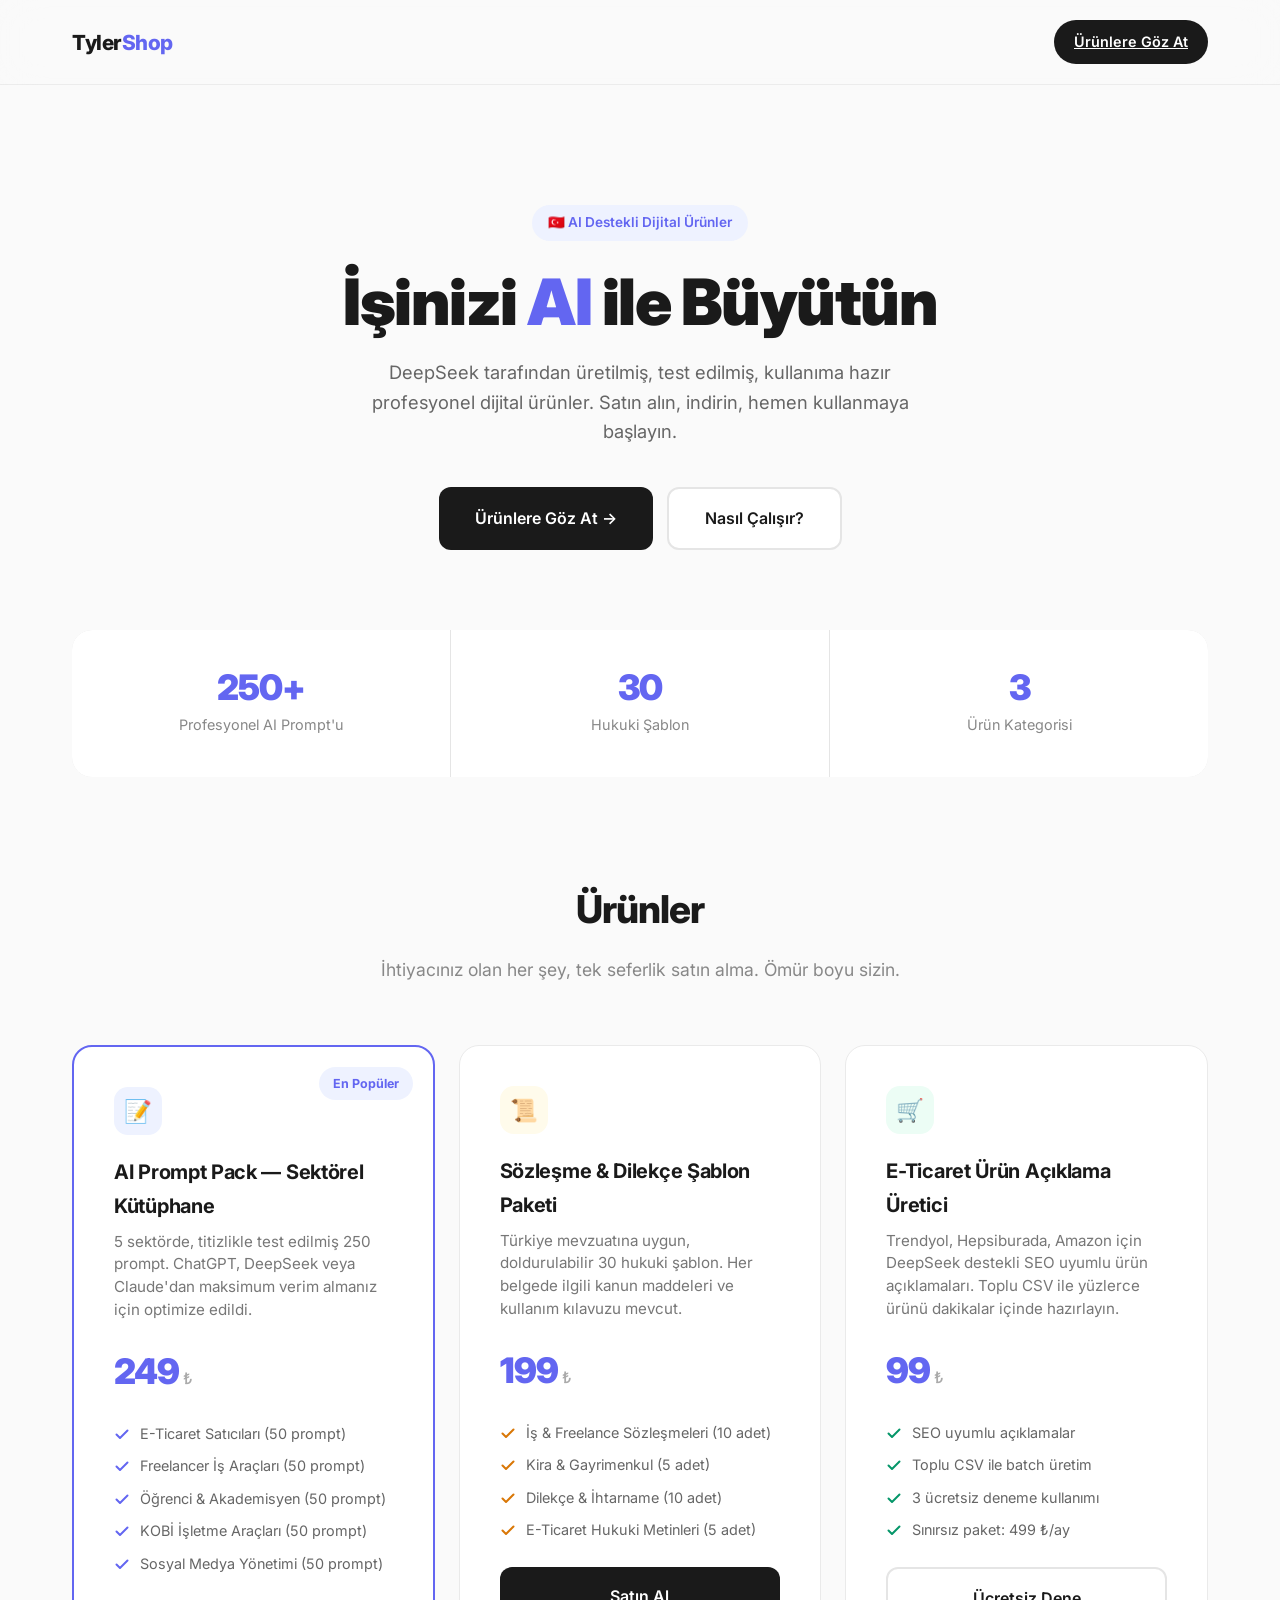
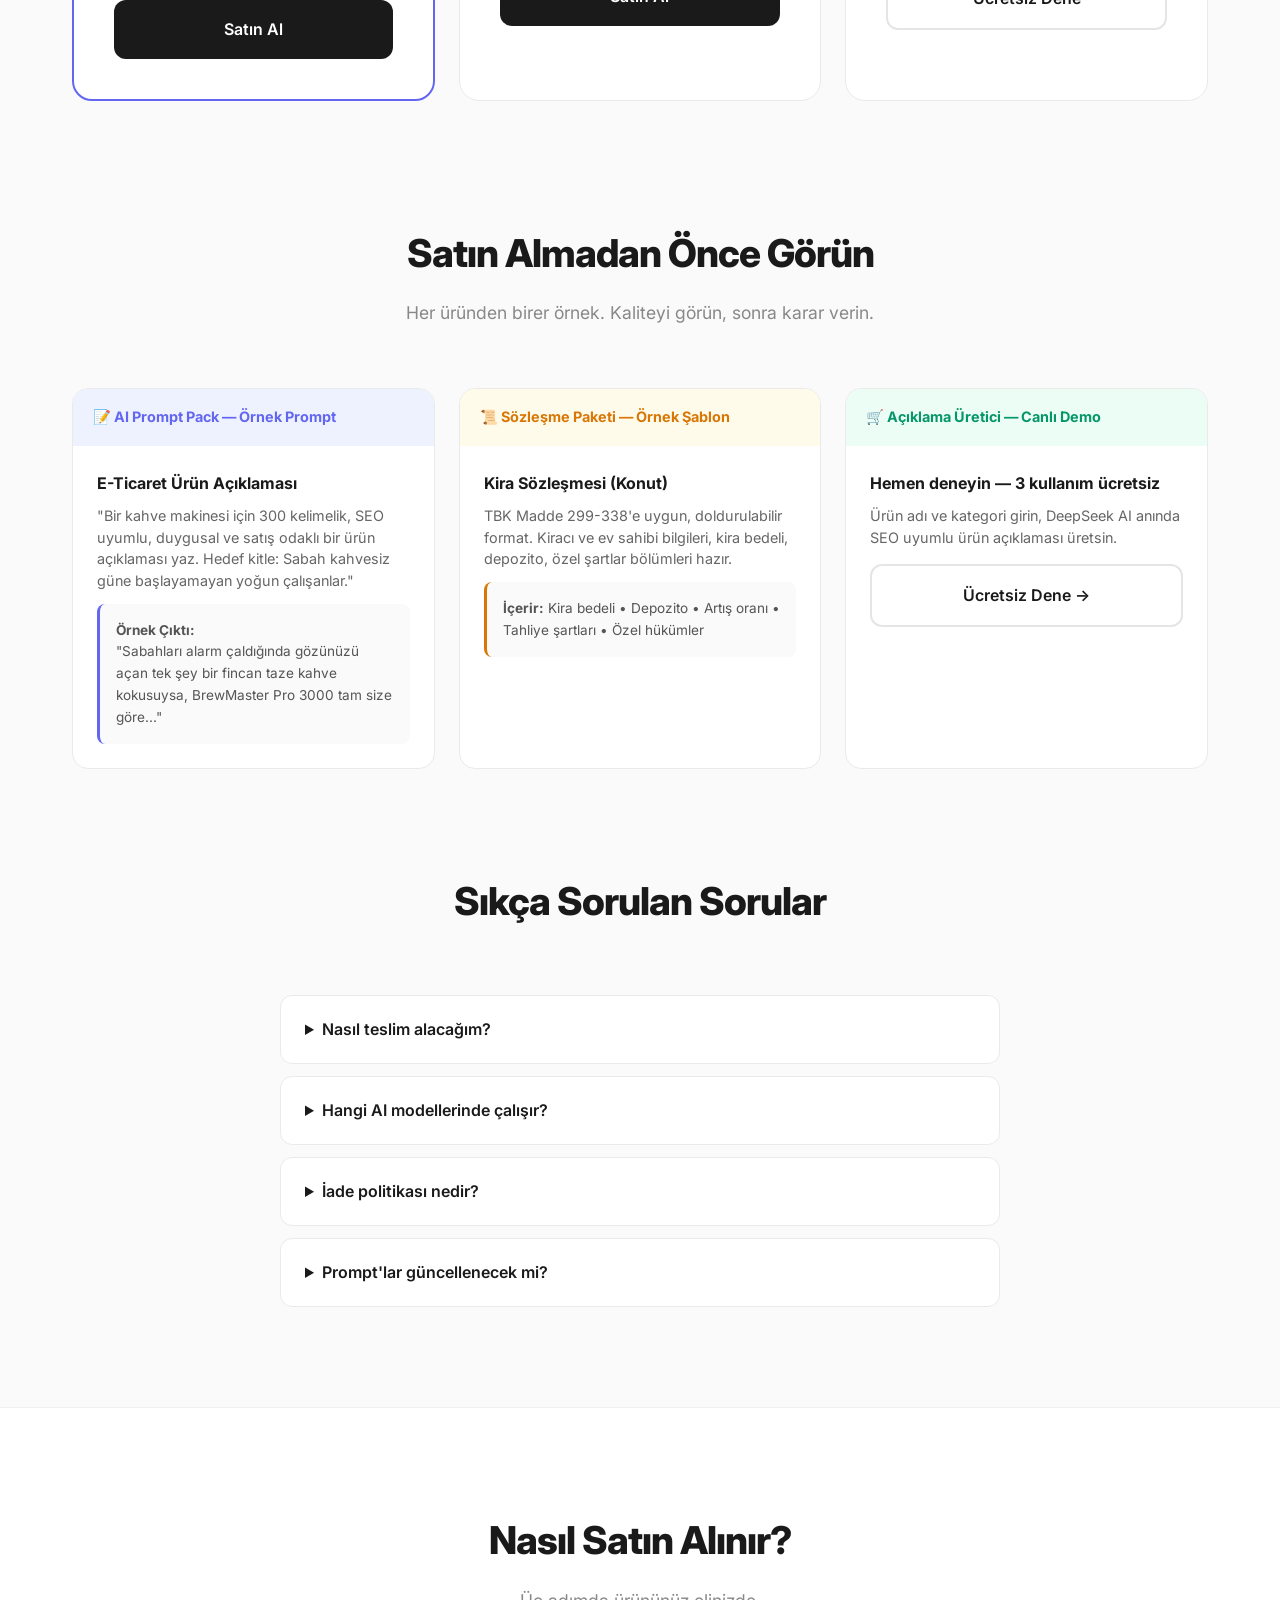
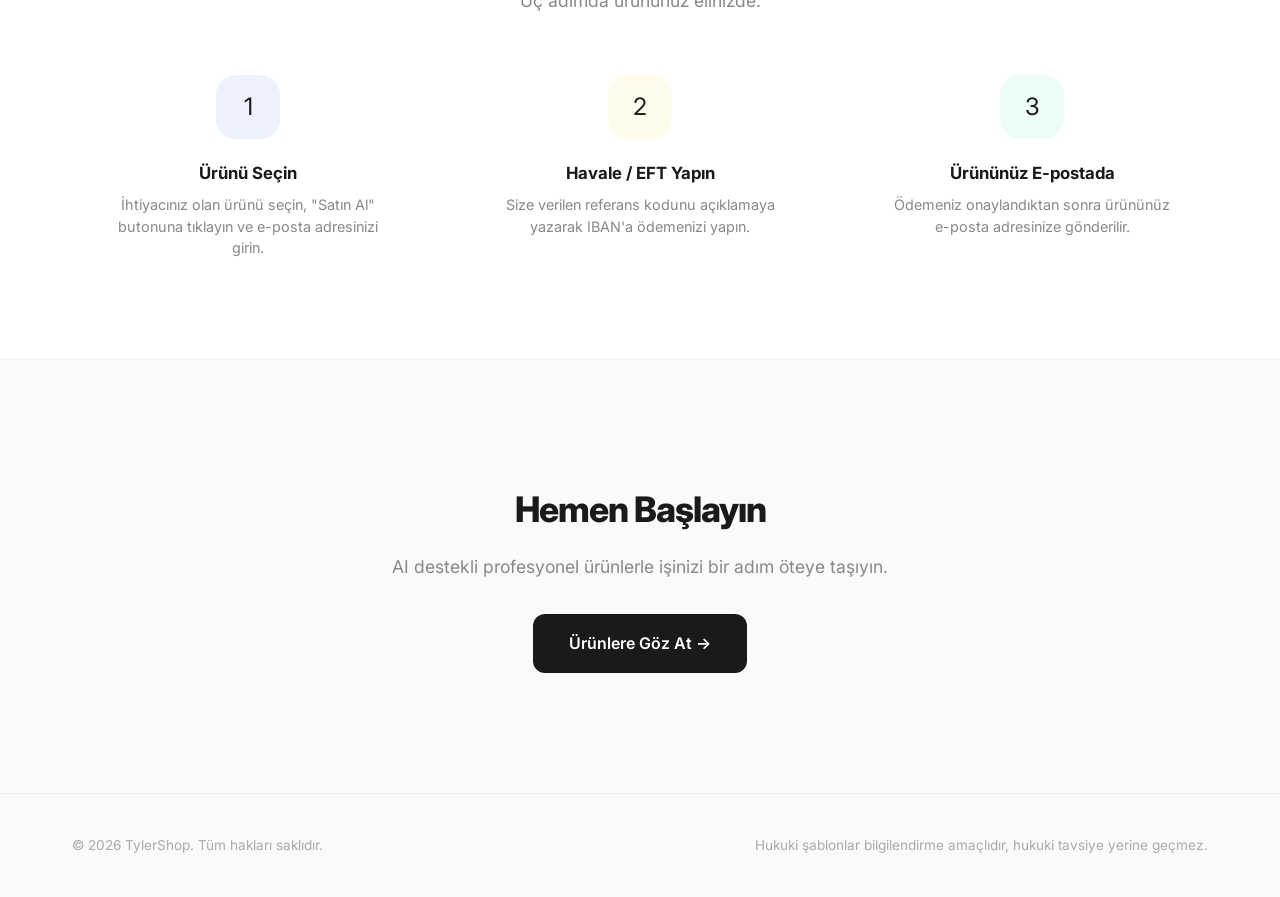
<file: index.html>
<!DOCTYPE html>
<html lang="tr">
<head>
  <meta charset="UTF-8" />
  <meta name="viewport" content="width=device-width, initial-scale=1.0" />
  <title>TylerShop — Profesyonel AI Ürünleri</title>
  <link rel="preconnect" href="https://fonts.googleapis.com">
  <link href="https://fonts.googleapis.com/css2?family=Inter:wght@400;500;600;700;800;900&display=swap" rel="stylesheet">
  <style>
    *, *::before, *::after { margin:0; padding:0; box-sizing:border-box; }
    html { scroll-behavior:smooth; }
    body {
      font-family: 'Inter', -apple-system, BlinkMacSystemFont, sans-serif;
      background: #fafafa; color: #1a1a1a; line-height: 1.7;
      -webkit-font-smoothing: antialiased;
    }
    .container { max-width: 1200px; margin:0 auto; padding:0 32px; }
    img, svg { max-width:100%; }

    /* Nav */
    .nav { padding:20px 0; position:sticky; top:0; z-index:100; background:rgba(250,250,250,.85); backdrop-filter:blur(20px); border-bottom:1px solid rgba(0,0,0,.06); }
    .nav .container { display:flex; align-items:center; justify-content:space-between; }
    .nav-logo { font-weight:800; font-size:1.3em; letter-spacing:-0.5px; }
    .nav-logo span { color:#6366f1; }
    .nav-cta { padding:10px 20px; border-radius:100px; background:#1a1a1a; color:#fff; font-weight:600; font-size:.9em; border:none; cursor:pointer; transition:.2s; }
    .nav-cta:hover { background:#333; transform:translateY(-1px); }

    /* Hero */
    .hero { padding:120px 0 80px; text-align:center; }
    .hero-badge { display:inline-block; padding:6px 16px; border-radius:100px; background:#eef2ff; color:#6366f1; font-weight:600; font-size:.85em; margin-bottom:24px; }
    .hero h1 { font-size:clamp(2.5em, 6vw, 4em); font-weight:900; letter-spacing:-1.5px; line-height:1.15; margin-bottom:20px; }
    .hero h1 span { color:#6366f1; }
    .hero p { font-size:1.15em; color:#666; max-width:600px; margin:0 auto 40px; line-height:1.6; }
    .btn { display:inline-flex; align-items:center; gap:8px; padding:16px 36px; border-radius:12px; font-size:1em; font-weight:600; cursor:pointer; transition:all .2s; border:none; text-decoration:none; }
    .btn-primary { background:#1a1a1a; color:#fff; }
    .btn-primary:hover { background:#333; transform:translateY(-2px); box-shadow:0 12px 30px rgba(0,0,0,.12); }
    .btn-secondary { background:#fff; color:#1a1a1a; border:2px solid #e5e5e5; }
    .btn-secondary:hover { border-color:#d0d0d0; }
    .hero-btns { display:flex; gap:14px; justify-content:center; flex-wrap:wrap; }

    /* Stats */
    .stats { padding:0 0 100px; }
    .stats-grid { display:grid; grid-template-columns:repeat(3, 1fr); gap:1px; background:#e5e5e5; border-radius:20px; overflow:hidden; }
    .stat { background:#fff; padding:40px 32px; text-align:center; }
    .stat .num { font-size:2.2em; font-weight:900; color:#6366f1; letter-spacing:-1px; line-height:1; }
    .stat .label { color:#888; font-size:.9em; margin-top:8px; }

    /* Products */
    .products { padding:0 0 120px; }
    .section-head { text-align:center; margin-bottom:60px; }
    .section-head h2 { font-size:2.4em; font-weight:800; letter-spacing:-1px; margin-bottom:12px; }
    .section-head p { color:#888; font-size:1.1em; }
    .product-grid { display:grid; grid-template-columns:repeat(auto-fit, minmax(350px, 1fr)); gap:24px; }
    .product-card {
      background:#fff; border:1px solid #eaeaea; border-radius:20px; padding:40px;
      transition:all .3s; position:relative; overflow:hidden;
    }
    .product-card:hover { transform:translateY(-4px); box-shadow:0 20px 50px rgba(0,0,0,.08); border-color:#d0d0d0; }
    .product-card.featured { border-color:#6366f1; border-width:2px; }
    .product-badge { position:absolute; top:20px; right:20px; padding:6px 14px; border-radius:100px; background:#eef2ff; color:#6366f1; font-weight:700; font-size:.78em; }
    .product-icon { width:48px; height:48px; border-radius:14px; display:flex; align-items:center; justify-content:center; font-size:1.4em; margin-bottom:20px; }
    .product-icon.purple { background:#eef2ff; }
    .product-icon.amber { background:#fffbeb; }
    .product-icon.emerald { background:#ecfdf5; }
    .product-card h3 { font-size:1.25em; font-weight:700; margin-bottom:8px; letter-spacing:-0.3px; }
    .product-card > p { color:#777; font-size:.95em; margin-bottom:20px; line-height:1.5; }
    .price { font-size:2.2em; font-weight:900; color:#6366f1; margin:20px 0; letter-spacing:-1px; }
    .price .currency { font-size:.45em; font-weight:500; color:#aaa; margin-left:4px; }
    .features { list-style:none; margin:0 0 24px; display:grid; gap:8px; }
    .features li { font-size:.9em; color:#666; display:flex; align-items:center; gap:10px; }
    .features li svg { flex-shrink:0; }
    .product-card .btn { width:100%; justify-content:center; }

    /* How */
    .how { background:#fff; padding:100px 0; border-top:1px solid #f0f0f0; border-bottom:1px solid #f0f0f0; }
    .steps { display:grid; grid-template-columns:repeat(auto-fit, minmax(250px, 1fr)); gap:40px; }
    .step { text-align:center; }
    .step-icon { width:64px; height:64px; border-radius:20px; display:flex; align-items:center; justify-content:center; margin:0 auto 20px; font-size:1.5em; }
    .step-icon.a { background:#eef2ff; }
    .step-icon.b { background:#fffbeb; }
    .step-icon.c { background:#ecfdf5; }
    .step h4 { font-weight:700; font-size:1.05em; margin-bottom:6px; }
    .step p { color:#888; font-size:.9em; line-height:1.5; max-width:280px; margin:0 auto; }

    /* CTA */
    .cta { padding:120px 0; text-align:center; }
    .cta h2 { font-size:2.2em; font-weight:800; letter-spacing:-1px; margin-bottom:12px; }
    .cta p { color:#888; font-size:1.1em; margin-bottom:32px; }

    /* Footer */
    footer { padding:40px 0; border-top:1px solid #f0f0f0; }
    footer .container { display:flex; justify-content:space-between; align-items:center; flex-wrap:wrap; gap:16px; }
    footer { color:#aaa; font-size:.85em; }
    footer a { color:#6366f1; text-decoration:none; }

    /* Modal */
    .modal-overlay { position:fixed; inset:0; background:rgba(0,0,0,.5); z-index:1000; display:flex; align-items:center; justify-content:center; padding:20px; backdrop-filter:blur(4px); }
    .modal { background:#fff; border-radius:24px; padding:40px; max-width:480px; width:100%; position:relative; box-shadow:0 30px 60px rgba(0,0,0,.15); }
    .modal-close { position:absolute; top:16px; right:20px; background:none; border:none; color:#999; font-size:1.3em; cursor:pointer; width:36px; height:36px; border-radius:50%; display:flex; align-items:center; justify-content:center; }
    .modal-close:hover { background:#f5f5f5; color:#333; }
    .modal h2 { font-size:1.3em; font-weight:700; margin-bottom:4px; letter-spacing:-0.3px; }
    .modal-price { font-size:2em; font-weight:900; color:#6366f1; letter-spacing:-1px; margin-bottom:4px; }
    .modal input { width:100%; padding:14px 16px; border-radius:12px; border:2px solid #eaeaea; font-size:1em; font-family:inherit; margin-bottom:12px; transition:.2s; }
    .modal input:focus { outline:none; border-color:#6366f1; }
    .modal .btn { width:100%; justify-content:center; }
    .iban-display { background:#fafafa; border:2px solid #eaeaea; border-radius:16px; padding:24px; margin:16px 0; }
    .iban-display .label { font-size:.78em; color:#999; text-transform:uppercase; letter-spacing:.5px; font-weight:600; margin-bottom:4px; }
    .iban-display code { font-size:1.3em; font-weight:800; color:#6366f1; letter-spacing:1px; word-break:break-all; }
    .ref-code { background:#fffbeb; border:2px solid #fcd34d; border-radius:16px; padding:20px; text-align:center; margin:16px 0; }
    .ref-code .label { font-size:.78em; color:#b45309; text-transform:uppercase; letter-spacing:.5px; font-weight:700; margin-bottom:6px; }
    .ref-code code { font-size:1.4em; font-weight:900; color:#d97706; display:block; }

    @media (max-width:768px) {
      .hero { padding:80px 0 60px; }
      .product-grid { grid-template-columns:1fr; }
      .stats-grid { grid-template-columns:1fr; }
      footer .container { flex-direction:column; text-align:center; }
      .modal { padding:28px; }
      .container { padding:0 20px; }
    }
  </style>
</head>
<body>

  <nav class="nav">
    <div class="container">
      <div class="nav-logo">Tyler<span>Shop</span></div>
      <a href="#urunler" class="nav-cta">Ürünlere Göz At</a>
    </div>
  </nav>

  <header class="hero">
    <div class="container">
      <div class="hero-badge">🇹🇷 AI Destekli Dijital Ürünler</div>
      <h1>İşinizi <span>AI</span> ile Büyütün</h1>
      <p>DeepSeek tarafından üretilmiş, test edilmiş, kullanıma hazır profesyonel dijital ürünler. Satın alın, indirin, hemen kullanmaya başlayın.</p>
      <div class="hero-btns">
        <a href="#urunler" class="btn btn-primary">Ürünlere Göz At →</a>
        <a href="#nasil" class="btn btn-secondary">Nasıl Çalışır?</a>
      </div>
    </div>
  </header>

  <section class="stats">
    <div class="container">
      <div class="stats-grid">
        <div class="stat">
          <div class="num">250+</div>
          <div class="label">Profesyonel AI Prompt'u</div>
        </div>
        <div class="stat">
          <div class="num">30</div>
          <div class="label">Hukuki Şablon</div>
        </div>
        <div class="stat">
          <div class="num">3</div>
          <div class="label">Ürün Kategorisi</div>
        </div>
      </div>
    </div>
  </section>

  <section class="products" id="urunler">
    <div class="container">
      <div class="section-head">
        <h2>Ürünler</h2>
        <p>İhtiyacınız olan her şey, tek seferlik satın alma. Ömür boyu sizin.</p>
      </div>
      <div class="product-grid">

        <!-- Prompt Pack -->
        <div class="product-card featured">
          <div class="product-badge">En Popüler</div>
          <div class="product-icon purple">📝</div>
          <h3>AI Prompt Pack — Sektörel Kütüphane</h3>
          <p>5 sektörde, titizlikle test edilmiş 250 prompt. ChatGPT, DeepSeek veya Claude'dan maksimum verim almanız için optimize edildi.</p>
          <div class="price">249<span class="currency">₺</span></div>
          <ul class="features">
            <li><svg width="16" height="16" viewBox="0 0 16 16" fill="none"><path d="M13.5 4.5L6 12L2.5 8.5" stroke="#6366f1" stroke-width="2" stroke-linecap="round" stroke-linejoin="round"/></svg>E-Ticaret Satıcıları (50 prompt)</li>
            <li><svg width="16" height="16" viewBox="0 0 16 16" fill="none"><path d="M13.5 4.5L6 12L2.5 8.5" stroke="#6366f1" stroke-width="2" stroke-linecap="round" stroke-linejoin="round"/></svg>Freelancer İş Araçları (50 prompt)</li>
            <li><svg width="16" height="16" viewBox="0 0 16 16" fill="none"><path d="M13.5 4.5L6 12L2.5 8.5" stroke="#6366f1" stroke-width="2" stroke-linecap="round" stroke-linejoin="round"/></svg>Öğrenci & Akademisyen (50 prompt)</li>
            <li><svg width="16" height="16" viewBox="0 0 16 16" fill="none"><path d="M13.5 4.5L6 12L2.5 8.5" stroke="#6366f1" stroke-width="2" stroke-linecap="round" stroke-linejoin="round"/></svg>KOBİ İşletme Araçları (50 prompt)</li>
            <li><svg width="16" height="16" viewBox="0 0 16 16" fill="none"><path d="M13.5 4.5L6 12L2.5 8.5" stroke="#6366f1" stroke-width="2" stroke-linecap="round" stroke-linejoin="round"/></svg>Sosyal Medya Yönetimi (50 prompt)</li>
          </ul>
          <a href="#" class="btn btn-primary" data-buy="prompt-pack">Satın Al</a>
        </div>

        <!-- Sözleşme -->
        <div class="product-card">
          <div class="product-icon amber">📜</div>
          <h3>Sözleşme & Dilekçe Şablon Paketi</h3>
          <p>Türkiye mevzuatına uygun, doldurulabilir 30 hukuki şablon. Her belgede ilgili kanun maddeleri ve kullanım kılavuzu mevcut.</p>
          <div class="price">199<span class="currency">₺</span></div>
          <ul class="features">
            <li><svg width="16" height="16" viewBox="0 0 16 16" fill="none"><path d="M13.5 4.5L6 12L2.5 8.5" stroke="#d97706" stroke-width="2" stroke-linecap="round" stroke-linejoin="round"/></svg>İş & Freelance Sözleşmeleri (10 adet)</li>
            <li><svg width="16" height="16" viewBox="0 0 16 16" fill="none"><path d="M13.5 4.5L6 12L2.5 8.5" stroke="#d97706" stroke-width="2" stroke-linecap="round" stroke-linejoin="round"/></svg>Kira & Gayrimenkul (5 adet)</li>
            <li><svg width="16" height="16" viewBox="0 0 16 16" fill="none"><path d="M13.5 4.5L6 12L2.5 8.5" stroke="#d97706" stroke-width="2" stroke-linecap="round" stroke-linejoin="round"/></svg>Dilekçe & İhtarname (10 adet)</li>
            <li><svg width="16" height="16" viewBox="0 0 16 16" fill="none"><path d="M13.5 4.5L6 12L2.5 8.5" stroke="#d97706" stroke-width="2" stroke-linecap="round" stroke-linejoin="round"/></svg>E-Ticaret Hukuki Metinleri (5 adet)</li>
          </ul>
          <a href="#" class="btn btn-primary" data-buy="sozlesme-pack">Satın Al</a>
        </div>

        <!-- E-Ticaret -->
        <div class="product-card">
          <div class="product-icon emerald">🛒</div>
          <h3>E-Ticaret Ürün Açıklama Üretici</h3>
          <p>Trendyol, Hepsiburada, Amazon için DeepSeek destekli SEO uyumlu ürün açıklamaları. Toplu CSV ile yüzlerce ürünü dakikalar içinde hazırlayın.</p>
          <div class="price">99<span class="currency">₺</span></div>
          <ul class="features">
            <li><svg width="16" height="16" viewBox="0 0 16 16" fill="none"><path d="M13.5 4.5L6 12L2.5 8.5" stroke="#059669" stroke-width="2" stroke-linecap="round" stroke-linejoin="round"/></svg>SEO uyumlu açıklamalar</li>
            <li><svg width="16" height="16" viewBox="0 0 16 16" fill="none"><path d="M13.5 4.5L6 12L2.5 8.5" stroke="#059669" stroke-width="2" stroke-linecap="round" stroke-linejoin="round"/></svg>Toplu CSV ile batch üretim</li>
            <li><svg width="16" height="16" viewBox="0 0 16 16" fill="none"><path d="M13.5 4.5L6 12L2.5 8.5" stroke="#059669" stroke-width="2" stroke-linecap="round" stroke-linejoin="round"/></svg>3 ücretsiz deneme kullanımı</li>
            <li><svg width="16" height="16" viewBox="0 0 16 16" fill="none"><path d="M13.5 4.5L6 12L2.5 8.5" stroke="#059669" stroke-width="2" stroke-linecap="round" stroke-linejoin="round"/></svg>Sınırsız paket: 499 ₺/ay</li>
          </ul>
          <a href="eticaret/index.html" class="btn btn-secondary">Ücretsiz Dene</a>
        </div>

      </div>
    </div>
  </section>

  <!-- Samples -->
  <section style="padding:0 0 100px;">
    <div class="container">
      <div class="section-head">
        <h2>Satın Almadan Önce Görün</h2>
        <p>Her üründen birer örnek. Kaliteyi görün, sonra karar verin.</p>
      </div>
      <div style="display:grid;grid-template-columns:repeat(auto-fit,minmax(320px,1fr));gap:24px;">
        
        <div style="background:#fff;border:1px solid #eaeaea;border-radius:16px;overflow:hidden;">
          <div style="padding:16px 20px;background:#eef2ff;font-weight:700;font-size:.9em;color:#6366f1;">📝 AI Prompt Pack — Örnek Prompt</div>
          <div style="padding:24px;">
            <p style="font-weight:700;margin-bottom:8px;">E-Ticaret Ürün Açıklaması</p>
            <p style="font-size:.9em;color:#666;margin-bottom:12px;line-height:1.5;">"Bir kahve makinesi için 300 kelimelik, SEO uyumlu, duygusal ve satış odaklı bir ürün açıklaması yaz. Hedef kitle: Sabah kahvesiz güne başlayamayan yoğun çalışanlar."</p>
            <div style="background:#fafafa;border-radius:8px;padding:16px;font-size:.85em;color:#555;line-height:1.6;border-left:3px solid #6366f1;">
              <strong>Örnek Çıktı:</strong><br>
              "Sabahları alarm çaldığında gözünüzü açan tek şey bir fincan taze kahve kokusuysa, BrewMaster Pro 3000 tam size göre..."
            </div>
          </div>
        </div>

        <div style="background:#fff;border:1px solid #eaeaea;border-radius:16px;overflow:hidden;">
          <div style="padding:16px 20px;background:#fffbeb;font-weight:700;font-size:.9em;color:#d97706;">📜 Sözleşme Paketi — Örnek Şablon</div>
          <div style="padding:24px;">
            <p style="font-weight:700;margin-bottom:8px;">Kira Sözleşmesi (Konut)</p>
            <p style="font-size:.9em;color:#666;margin-bottom:12px;line-height:1.5;">TBK Madde 299-338'e uygun, doldurulabilir format. Kiracı ve ev sahibi bilgileri, kira bedeli, depozito, özel şartlar bölümleri hazır.</p>
            <div style="background:#fafafa;border-radius:8px;padding:16px;font-size:.85em;color:#555;line-height:1.6;border-left:3px solid #d97706;">
              <strong>İçerir:</strong> Kira bedeli • Depozito • Artış oranı • Tahliye şartları • Özel hükümler
            </div>
          </div>
        </div>

        <div style="background:#fff;border:1px solid #eaeaea;border-radius:16px;overflow:hidden;">
          <div style="padding:16px 20px;background:#ecfdf5;font-weight:700;font-size:.9em;color:#059669;">🛒 Açıklama Üretici — Canlı Demo</div>
          <div style="padding:24px;">
            <p style="font-weight:700;margin-bottom:8px;">Hemen deneyin — 3 kullanım ücretsiz</p>
            <p style="font-size:.9em;color:#666;margin-bottom:16px;line-height:1.5;">Ürün adı ve kategori girin, DeepSeek AI anında SEO uyumlu ürün açıklaması üretsin.</p>
            <a href="eticaret/index.html" class="btn btn-secondary" style="width:100%;justify-content:center;">Ücretsiz Dene →</a>
          </div>
        </div>

      </div>
    </div>
  </section>

  <!-- FAQ -->
  <section style="padding:0 0 100px;">
    <div class="container">
      <div class="section-head">
        <h2>Sıkça Sorulan Sorular</h2>
      </div>
      <div style="max-width:720px;margin:0 auto;display:grid;gap:12px;">
        <details style="background:#fff;border:1px solid #eaeaea;border-radius:12px;padding:20px 24px;cursor:pointer;">
          <summary style="font-weight:600;font-size:1em;">Nasıl teslim alacağım?</summary>
          <p style="margin-top:12px;color:#666;font-size:.95em;line-height:1.6;">Ödemeniz onaylandıktan sonra ürün dosyaları e-posta adresinize gönderilir. PDF ve Markdown formatında, tüm cihazlarda kullanılabilir.</p>
        </details>
        <details style="background:#fff;border:1px solid #eaeaea;border-radius:12px;padding:20px 24px;cursor:pointer;">
          <summary style="font-weight:600;font-size:1em;">Hangi AI modellerinde çalışır?</summary>
          <p style="margin-top:12px;color:#666;font-size:.95em;line-height:1.6;">Prompt'lar ChatGPT, DeepSeek, Claude, Gemini ve diğer büyük dil modellerinde test edilmiştir. Her prompt'un altında önerilen model belirtilmiştir.</p>
        </details>
        <details style="background:#fff;border:1px solid #eaeaea;border-radius:12px;padding:20px 24px;cursor:pointer;">
          <summary style="font-weight:600;font-size:1em;">İade politikası nedir?</summary>
          <p style="margin-top:12px;color:#666;font-size:.95em;line-height:1.6;">Dijital ürünlerde iade yoktur. Ancak memnun kalmazsanız 7 gün içinde iletişime geçin, size özel çözüm sunalım.</p>
        </details>
        <details style="background:#fff;border:1px solid #eaeaea;border-radius:12px;padding:20px 24px;cursor:pointer;">
          <summary style="font-weight:600;font-size:1em;">Prompt'lar güncellenecek mi?</summary>
          <p style="margin-top:12px;color:#666;font-size:.95em;line-height:1.6;">Evet. AI modelleri geliştikçe prompt paketleri güncellenir. Satın alan herkes güncellemeleri ücretsiz alır.</p>
        </details>
      </div>
    </div>
  </section>

  <section class="how" id="nasil">
    <div class="container">
      <div class="section-head">
        <h2>Nasıl Satın Alınır?</h2>
        <p>Üç adımda ürününüz elinizde.</p>
      </div>
      <div class="steps">
        <div class="step">
          <div class="step-icon a">1</div>
          <h4>Ürünü Seçin</h4>
          <p>İhtiyacınız olan ürünü seçin, "Satın Al" butonuna tıklayın ve e-posta adresinizi girin.</p>
        </div>
        <div class="step">
          <div class="step-icon b">2</div>
          <h4>Havale / EFT Yapın</h4>
          <p>Size verilen referans kodunu açıklamaya yazarak IBAN'a ödemenizi yapın.</p>
        </div>
        <div class="step">
          <div class="step-icon c">3</div>
          <h4>Ürününüz E-postada</h4>
          <p>Ödemeniz onaylandıktan sonra ürününüz e-posta adresinize gönderilir.</p>
        </div>
      </div>
    </div>
  </section>

  <section class="cta" id="satinal">
    <div class="container">
      <h2>Hemen Başlayın</h2>
      <p>AI destekli profesyonel ürünlerle işinizi bir adım öteye taşıyın.</p>
      <a href="#urunler" class="btn btn-primary">Ürünlere Göz At →</a>
    </div>
  </section>

  <footer>
    <div class="container">
      <p>© 2026 TylerShop. Tüm hakları saklıdır.</p>
      <p>Hukuki şablonlar bilgilendirme amaçlıdır, hukuki tavsiye yerine geçmez.</p>
    </div>
  </footer>

  <!-- Checkout Modal -->
  <div class="modal-overlay" id="checkoutModal" style="display:none;">
    <div class="modal">
      <button class="modal-close" onclick="closeModal()">✕</button>
      <p style="color:#888;font-size:.85em;font-weight:600;margin-bottom:4px;">TylerShop</p>
      <h2 id="modalProduct"></h2>
      <p class="modal-price" id="modalPrice"></p>

      <hr style="border:none;border-top:1px solid #eaeaea;margin:24px 0;">

      <p style="font-size:.9em;font-weight:600;margin-bottom:12px;">📧 Ürün nereye gönderilsin?</p>
      <input type="email" id="customerEmail" placeholder="E-posta adresiniz" autocomplete="email">
      <button class="btn btn-primary" onclick="generateOrder()">Ödeme Bilgilerini Göster</button>

      <div id="paymentInfo" style="display:none;margin-top:24px;">
        <hr style="border:none;border-top:1px solid #eaeaea;margin-bottom:20px;">
        <div class="iban-display">
          <div class="label">IBAN</div>
          <code id="ibanDisplay"></code>
          <div style="margin-top:8px;color:#999;font-size:.85em;">Alıcı: Amon Blaze</div>
        </div>
        <div class="ref-code">
          <div class="label">⚡ Referans Kodu — Açıklamaya yazın</div>
          <code id="refDisplay"></code>
        </div>
        <p style="font-size:.9em;color:#666;line-height:1.5;">Ödemeniz onaylandıktan sonra ürün <strong id="deliveryEmail" style="color:#6366f1;"></strong> adresine gönderilecektir. Teslimat genellikle birkaç saat içinde gerçekleşir.</p>
        <p style="font-size:.8em;color:#aaa;margin-top:8px;">Sorularınız için e-posta ile iletişime geçebilirsiniz.</p>
      </div>
    </div>
  </div>

  <script>
    const PRODUCTS = {
      'prompt-pack': { id:'prompt-pack', name:'AI Prompt Pack — Sektörel Kütüphane', price:249 },
      'eticaret-50': { id:'eticaret-50', name:'E-Ticaret Açıklama Üretici — 50 Ürün', price:99 },
      'eticaret-200': { id:'eticaret-200', name:'E-Ticaret Açıklama Üretici — 200 Ürün', price:249 },
      'eticaret-sinirsiz': { id:'eticaret-sinirsiz', name:'E-Ticaret Açıklama Üretici — Sınırsız Aylık', price:499 },
      'sozlesme-pack': { id:'sozlesme-pack', name:'Sözleşme & Dilekçe Şablon Paketi', price:199 }
    };
    const IBAN = 'TR00 0000 0000 0000 0000 0000 00';
    let currentProduct = null;

    function openModal(productId) {
      currentProduct = PRODUCTS[productId];
      document.getElementById('modalProduct').textContent = currentProduct.name;
      document.getElementById('modalPrice').textContent = currentProduct.price + ' ₺';
      document.getElementById('paymentInfo').style.display = 'none';
      document.getElementById('checkoutModal').style.display = 'flex';
      document.getElementById('customerEmail').value = '';
    }
    function closeModal() { document.getElementById('checkoutModal').style.display = 'none'; }
    function generateOrder() {
      const email = document.getElementById('customerEmail').value.trim();
      if (!email) { alert('Lütfen e-posta adresinizi girin.'); return; }
      const ref = 'TS' + Date.now().toString(36).toUpperCase() + Math.random().toString(36).substring(2,6).toUpperCase();
      document.getElementById('refDisplay').textContent = ref;
      document.getElementById('ibanDisplay').textContent = IBAN;
      document.getElementById('deliveryEmail').textContent = email;
      document.getElementById('paymentInfo').style.display = 'block';
    }
    document.querySelectorAll('[data-buy]').forEach(btn => {
      btn.addEventListener('click', e => { e.preventDefault(); openModal(btn.dataset.buy); });
    });
    document.getElementById('checkoutModal').addEventListener('click', function(e) {
      if (e.target === this) closeModal();
    });
  </script>

</body>
</html>
</file>
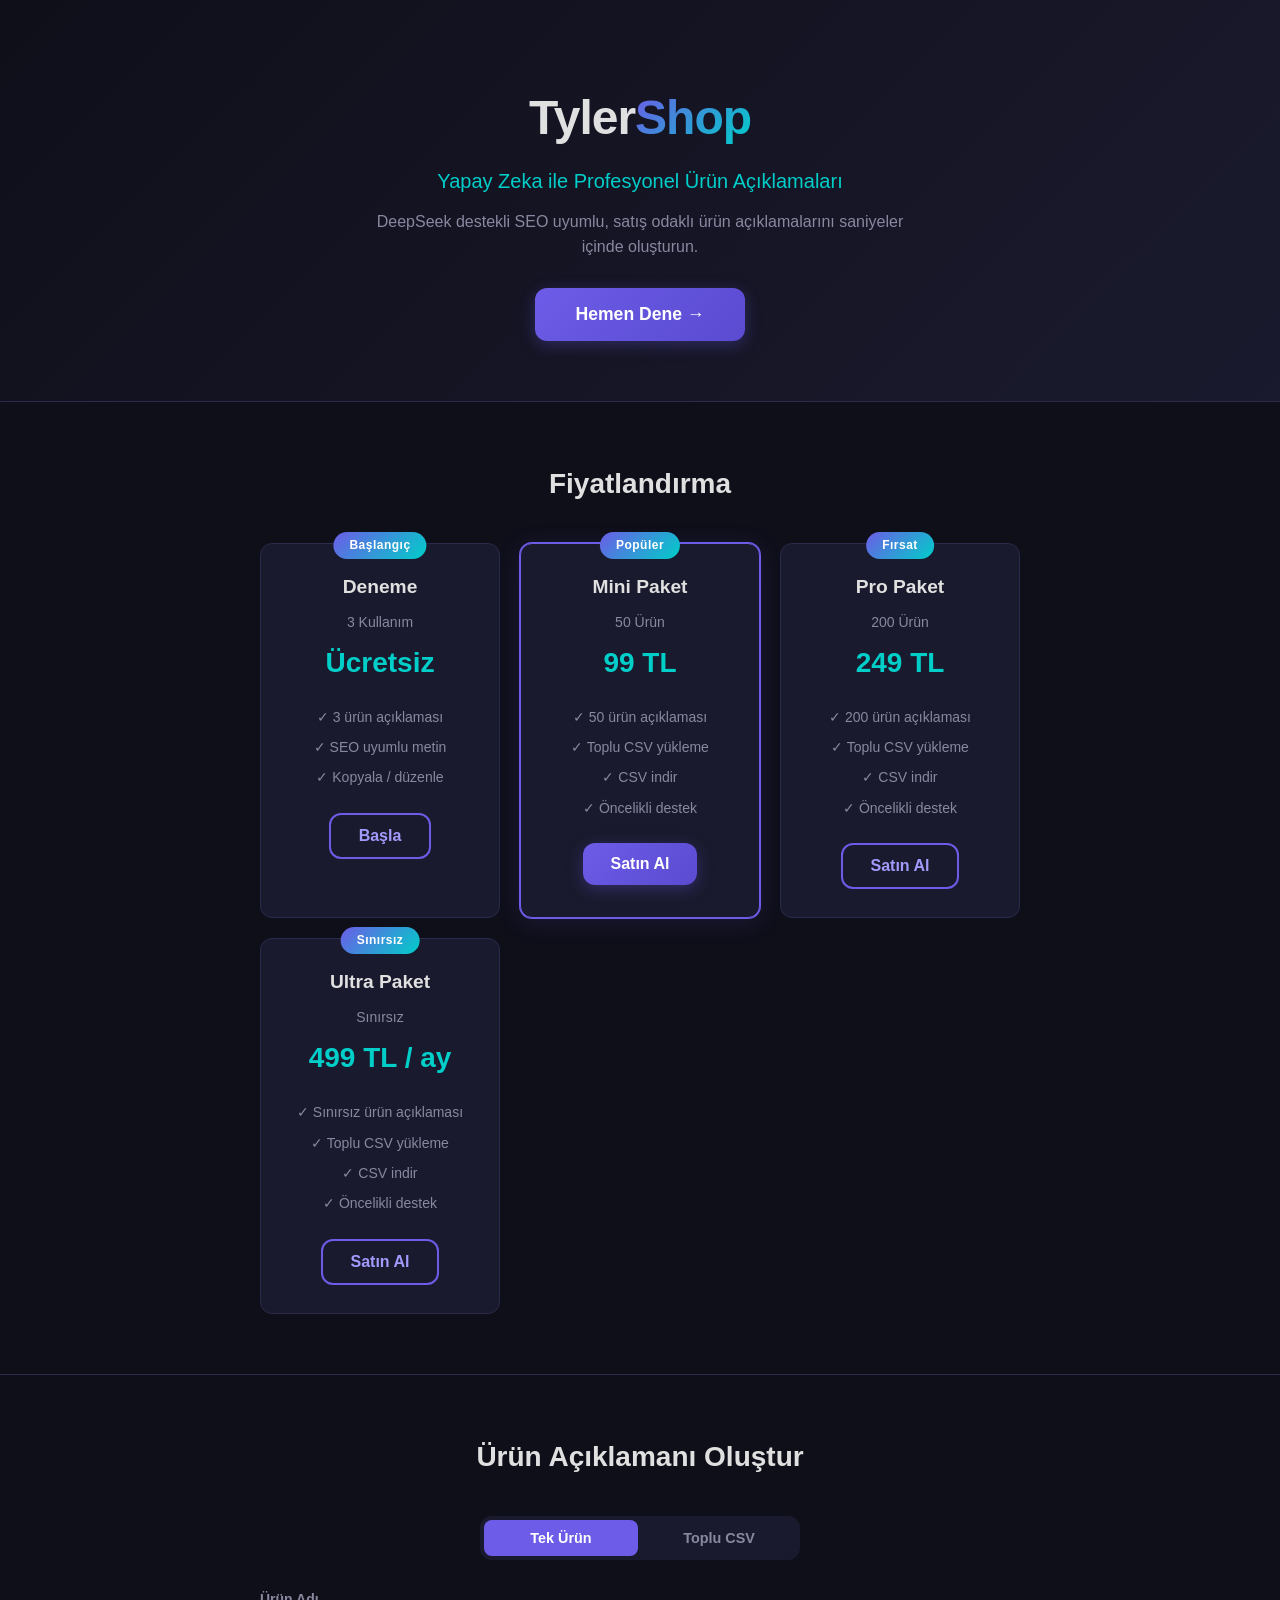
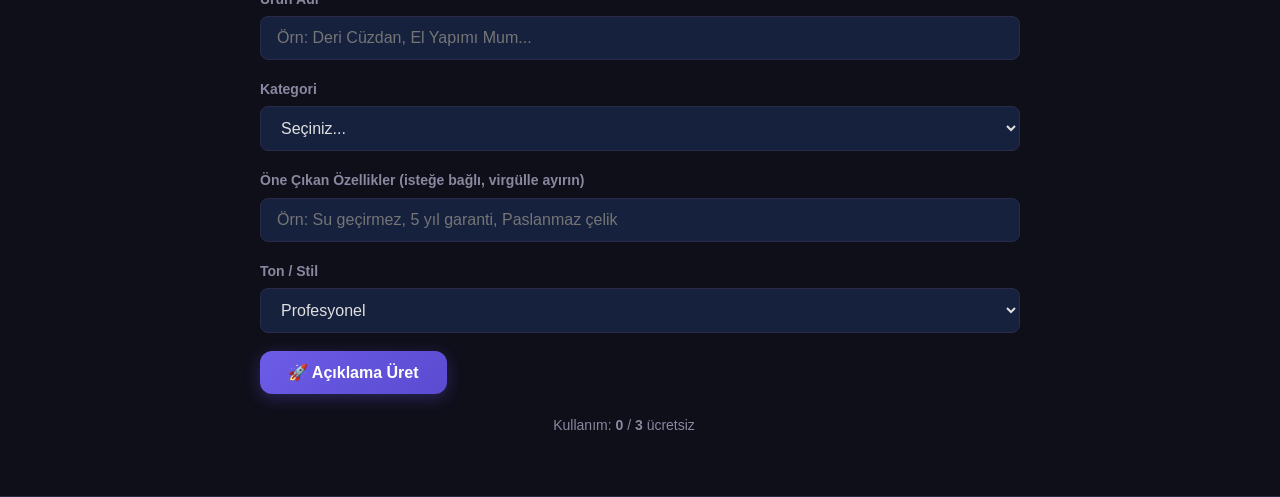
<file: eticaret/index.html>
<!DOCTYPE html>
<html lang="tr">
<head>
  <meta charset="UTF-8" />
  <meta name="viewport" content="width=device-width, initial-scale=1.0" />
  <title>TylerShop — E-Ticaret Açıklama Üretici</title>
  <link rel="stylesheet" href="index.css" />
  <link rel="icon" href="data:image/svg+xml,<svg xmlns='http://www.w3.org/2000/svg' viewBox='0 0 32 32'><text y='28' font-size='28'>📝</text></svg>" />
</head>
<body>

  <!-- ===== HEADER / HERO ===== -->
  <header class="hero">
    <div class="container">
      <h1>Tyler<span class="accent">Shop</span></h1>
      <p class="subtitle">Yapay Zeka ile Profesyonel Ürün Açıklamaları</p>
      <p class="desc">DeepSeek destekli SEO uyumlu, satış odaklı ürün açıklamalarını saniyeler içinde oluşturun.</p>
      <button class="btn btn-primary btn-lg" id="heroCta">Hemen Dene →</button>
    </div>
  </header>

  <!-- ===== PRICING ===== -->
  <section class="section" id="pricing">
    <div class="container">
      <h2>Fiyatlandırma</h2>
      <div class="pricing-grid">
        <div class="card card-free">
          <div class="card-badge">Başlangıç</div>
          <h3>Deneme</h3>
          <p class="price">3 Kullanım</p>
          <p class="price-tl">Ücretsiz</p>
          <ul>
            <li>✓ 3 ürün açıklaması</li>
            <li>✓ SEO uyumlu metin</li>
            <li>✓ Kopyala / düzenle</li>
          </ul>
          <button class="btn btn-outline" onclick="document.getElementById('app-section').scrollIntoView({behavior:'smooth'})">Başla</button>
        </div>
        <div class="card card-popular">
          <div class="card-badge">Popüler</div>
          <h3>Mini Paket</h3>
          <p class="price">50 Ürün</p>
          <p class="price-tl">99 TL</p>
          <ul>
            <li>✓ 50 ürün açıklaması</li>
            <li>✓ Toplu CSV yükleme</li>
            <li>✓ CSV indir</li>
            <li>✓ Öncelikli destek</li>
          </ul>
          <button class="btn btn-primary" onclick="showPurchase('mini')">Satın Al</button>
        </div>
        <div class="card">
          <div class="card-badge">Fırsat</div>
          <h3>Pro Paket</h3>
          <p class="price">200 Ürün</p>
          <p class="price-tl">249 TL</p>
          <ul>
            <li>✓ 200 ürün açıklaması</li>
            <li>✓ Toplu CSV yükleme</li>
            <li>✓ CSV indir</li>
            <li>✓ Öncelikli destek</li>
          </ul>
          <button class="btn btn-outline" onclick="showPurchase('pro')">Satın Al</button>
        </div>
        <div class="card">
          <div class="card-badge">Sınırsız</div>
          <h3>Ultra Paket</h3>
          <p class="price">Sınırsız</p>
          <p class="price-tl">499 TL / ay</p>
          <ul>
            <li>✓ Sınırsız ürün açıklaması</li>
            <li>✓ Toplu CSV yükleme</li>
            <li>✓ CSV indir</li>
            <li>✓ Öncelikli destek</li>
          </ul>
          <button class="btn btn-outline" onclick="showPurchase('ultra')">Satın Al</button>
        </div>
      </div>
    </div>
  </section>

  <!-- ===== APP SECTION ===== -->
  <section class="section app-section" id="app-section">
    <div class="container">
      <h2>Ürün Açıklamanı Oluştur</h2>

      <!-- Tab Switch: Single / Batch -->
      <div class="tab-bar">
        <button class="tab-btn active" data-tab="single" id="tabSingle">Tek Ürün</button>
        <button class="tab-btn" data-tab="batch" id="tabBatch">Toplu CSV</button>
      </div>

      <!-- ===== SINGLE MODE ===== -->
      <div class="tab-content active" id="singleTab">
        <div class="form-group">
          <label for="productName">Ürün Adı</label>
          <input type="text" id="productName" placeholder="Örn: Deri Cüzdan, El Yapımı Mum..." />
        </div>
        <div class="form-group">
          <label for="productCategory">Kategori</label>
          <select id="productCategory">
            <option value="">Seçiniz...</option>
            <option value="Aksesuar">Aksesuar</option>
            <option value="Elektronik">Elektronik</option>
            <option value="Ev &amp; Yaşam">Ev &amp; Yaşam</option>
            <option value="Giyim">Giyim</option>
            <option value="Kozmetik">Kozmetik</option>
            <option value="Spor">Spor</option>
            <option value="Oyuncak">Oyuncak</option>
            <option value="Kitap">Kitap</option>
            <option value="Mutfak">Mutfak</option>
            <option value="Diğer">Diğer</option>
          </select>
        </div>
        <div class="form-group">
          <label for="productFeatures">Öne Çıkan Özellikler (isteğe bağlı, virgülle ayırın)</label>
          <input type="text" id="productFeatures" placeholder="Örn: Su geçirmez, 5 yıl garanti, Paslanmaz çelik" />
        </div>
        <div class="form-group">
          <label for="toneSelect">Ton / Stil</label>
          <select id="toneSelect">
            <option value="profesyonel">Profesyonel</option>
            <option value="samimi">Samimi / Sıcak</option>
            <option value="lüks">Lüks / Premium</option>
            <option value="genç">Genç / Enerjik</option>
          </select>
        </div>
        <button class="btn btn-primary" id="generateBtn">🚀 Açıklama Üret</button>

        <div id="loadingIndicator" class="loading hidden">
          <div class="spinner"></div>
          <p>DeepSeek yapay zeka açıklamanızı oluşturuyor...</p>
        </div>

        <div id="resultArea" class="result-area hidden">
          <div class="result-header">
            <h3>Oluşturulan Açıklama</h3>
            <div class="result-actions">
              <button class="btn btn-sm btn-outline" id="copyBtn">📋 Kopyala</button>
              <button class="btn btn-sm btn-outline" id="regenerateBtn">🔄 Yeniden Üret</button>
            </div>
          </div>
          <div id="resultText" class="result-text" contenteditable="true"></div>
          <div id="seoPreview" class="seo-preview hidden">
            <h4>SEO Önizleme</h4>
            <div id="seoTitle" class="seo-title"></div>
            <div id="seoDesc" class="seo-desc"></div>
          </div>
        </div>

        <div id="usageCounter" class="usage-info">
          <span>Kullanım: </span><strong id="usageCount">0</strong> / <strong id="usageLimit">3</strong> ücretsiz
          <span id="usageRemaining" class="usage-remaining"></span>
        </div>
      </div>

      <!-- ===== BATCH MODE ===== -->
      <div class="tab-content" id="batchTab">
        <div class="batch-info">
          <p><strong>CSV Formatı:</strong> İlk sütun <code>ürün_adı</code>, ikinci sütun <code>kategori</code> (isteğe bağlı).</p>
          <p>Maksimum <strong>50 satır</strong> (başlık hariç).</p>
          <a href="#" id="sampleCsvLink" class="link">📄 Örnek CSV indir</a>
        </div>
        <div class="file-upload" id="fileUploadArea">
          <label for="csvFile" class="upload-label">
            <span class="upload-icon">📁</span>
            <span>CSV dosyasını seçin veya sürükleyin</span>
            <span class="upload-hint">.csv dosyası, UTF-8</span>
          </label>
          <input type="file" id="csvFile" accept=".csv" />
        </div>
        <div id="csvPreview" class="csv-preview hidden">
          <h4>Yüklenen Ürünler (<span id="csvCount">0</span>)</h4>
          <div id="csvTableWrapper" class="table-wrapper"></div>
          <button class="btn btn-primary" id="batchGenerateBtn">🚀 Tümünü Üret</button>
          <div id="batchProgress" class="batch-progress hidden">
            <div id="batchProgressBar" class="progress-bar"><div class="progress-fill" id="progressFill"></div></div>
            <span id="batchProgressText">0 / 0</span>
          </div>
        </div>
        <div id="batchResults" class="batch-results hidden">
          <div class="result-header">
            <h3>Toplu Sonuçlar</h3>
            <button class="btn btn-sm btn-primary" id="downloadCsvBtn">📥 CSV İndir</button>
          </div>
          <div id="batchResultTable" class="table-wrapper"></div>
        </div>
      </div>
    </div>
  </section>

  <!-- ===== PURCHASE MODAL ===== -->
  <div id="purchaseModal" class="modal-overlay hidden">
    <div class="modal">
      <button class="modal-close" id="modalClose">&times;</button>
      <h2 id="modalTitle">Satın Al</h2>
      <div class="purchase-details" id="purchaseDetails">
        <p id="modalPackage"></p>
        <p class="purchase-amount" id="modalAmount"></p>
        <hr />
        <h3>Havale / EFT Bilgileri</h3>
        <div class="iban-info">
          <p><strong>Banka:</strong> Ziraat Bankası</p>
          <p><strong>Alıcı:</strong> Amon Yazılım Tic. Ltd. Şti.</p>
          <p><strong>IBAN:</strong> <code id="ibanDisplay">TR12 0006 2001 2345 6789 0000 11</code> <button class="btn btn-xs" onclick="copyIBAN()">📋 Kopyala</button></p>
          <p><strong>Referans Kodu:</strong> <code id="refCode"></code></p>
        </div>
        <p class="purchase-note">Ödeme yapıldıktan sonra bize ulaşın veya referans kodunuzu not edin. Krediniz 24 saat içinde tanımlanacaktır.</p>
        <p class="purchase-contact">📧 <a href="mailto:destek@tylershop.app">destek@tylershop.app</a></p>
      </div>
    </div>
  </div>

  <!-- ===== TOAST ===== -->
  <div id="toast" class="toast hidden"></div>

  <script src="app.js"></script>
</body>
</html>
</file>
<file: eticaret/index.css>
/* ===== RESET & VARIABLES ===== */
:root {
  --primary: #6C5CE7;
  --primary-dark: #5A4BD1;
  --primary-light: #A29BFE;
  --bg: #0F0F1A;
  --bg-card: #1A1A2E;
  --bg-input: #16213E;
  --text: #E0E0E0;
  --text-muted: #8888A0;
  --border: #2A2A4A;
  --success: #00B894;
  --warning: #FDCB6E;
  --danger: #E17055;
  --accent: #00CEC9;
  --radius: 12px;
  --radius-sm: 8px;
  --shadow: 0 4px 24px rgba(108,92,231,0.15);
  --font: 'Inter', -apple-system, BlinkMacSystemFont, 'Segoe UI', Roboto, sans-serif;
  --max-w: 800px;
}

*, *::before, *::after {
  margin: 0;
  padding: 0;
  box-sizing: border-box;
}

html { scroll-behavior: smooth; }

body {
  font-family: var(--font);
  background: var(--bg);
  color: var(--text);
  line-height: 1.6;
  min-height: 100vh;
}

a { color: var(--primary-light); text-decoration: none; }
a:hover { color: var(--primary); }

/* ===== CONTAINER ===== */
.container {
  max-width: var(--max-w);
  margin: 0 auto;
  padding: 0 20px;
}

/* ===== HERO ===== */
.hero {
  text-align: center;
  padding: 80px 20px 60px;
  background: linear-gradient(135deg, var(--bg) 0%, #1A1A2E 100%);
  border-bottom: 1px solid var(--border);
}

.hero h1 {
  font-size: 3rem;
  font-weight: 800;
  letter-spacing: -1px;
  margin-bottom: 8px;
}

.hero h1 .accent {
  background: linear-gradient(135deg, var(--primary), var(--accent));
  -webkit-background-clip: text;
  -webkit-text-fill-color: transparent;
  background-clip: text;
}

.hero .subtitle {
  font-size: 1.25rem;
  color: var(--accent);
  font-weight: 500;
  margin-bottom: 12px;
}

.hero .desc {
  font-size: 1rem;
  color: var(--text-muted);
  max-width: 540px;
  margin: 0 auto 28px;
}

/* ===== BUTTONS ===== */
.btn {
  display: inline-flex;
  align-items: center;
  gap: 8px;
  padding: 12px 28px;
  border: none;
  border-radius: var(--radius);
  font-size: 1rem;
  font-weight: 600;
  cursor: pointer;
  transition: all 0.2s ease;
  font-family: var(--font);
}

.btn-primary {
  background: linear-gradient(135deg, var(--primary), var(--primary-dark));
  color: #fff;
  box-shadow: 0 4px 16px rgba(108,92,231,0.3);
}
.btn-primary:hover {
  transform: translateY(-2px);
  box-shadow: 0 6px 24px rgba(108,92,231,0.4);
}

.btn-outline {
  background: transparent;
  color: var(--primary-light);
  border: 2px solid var(--primary);
}
.btn-outline:hover {
  background: rgba(108,92,231,0.1);
  border-color: var(--primary-light);
}

.btn-lg { padding: 16px 40px; font-size: 1.1rem; }
.btn-sm { padding: 8px 16px; font-size: 0.875rem; }
.btn-xs { padding: 4px 10px; font-size: 0.75rem; border-radius: var(--radius-sm); }

/* ===== SECTION ===== */
.section {
  padding: 60px 0;
  border-bottom: 1px solid var(--border);
}

.section h2 {
  text-align: center;
  font-size: 1.75rem;
  margin-bottom: 36px;
  font-weight: 700;
}

/* ===== PRICING GRID ===== */
.pricing-grid {
  display: grid;
  grid-template-columns: repeat(auto-fit, minmax(220px, 1fr));
  gap: 20px;
}

.card {
  background: var(--bg-card);
  border: 1px solid var(--border);
  border-radius: var(--radius);
  padding: 28px 24px;
  text-align: center;
  transition: all 0.25s ease;
  position: relative;
}
.card:hover {
  transform: translateY(-4px);
  box-shadow: var(--shadow);
}

.card-popular {
  border-color: var(--primary);
  box-shadow: 0 0 0 1px var(--primary), var(--shadow);
}

.card-badge {
  position: absolute;
  top: -12px;
  left: 50%;
  transform: translateX(-50%);
  background: linear-gradient(135deg, var(--primary), var(--accent));
  color: #fff;
  padding: 4px 16px;
  border-radius: 20px;
  font-size: 0.75rem;
  font-weight: 700;
  letter-spacing: 0.5px;
}

.card h3 { font-size: 1.2rem; margin-bottom: 8px; }
.price { font-size: 0.875rem; color: var(--text-muted); }
.price-tl { font-size: 1.75rem; font-weight: 800; color: var(--accent); margin: 8px 0 16px; }
.card ul { list-style: none; margin-bottom: 20px; }
.card ul li { padding: 4px 0; font-size: 0.875rem; color: var(--text-muted); }

/* ===== TABS ===== */
.tab-bar {
  display: flex;
  gap: 4px;
  background: var(--bg-card);
  border-radius: var(--radius);
  padding: 4px;
  margin-bottom: 28px;
  max-width: 320px;
  margin-left: auto;
  margin-right: auto;
}

.tab-btn {
  flex: 1;
  padding: 10px 20px;
  border: none;
  background: transparent;
  color: var(--text-muted);
  font-weight: 600;
  font-size: 0.9rem;
  border-radius: var(--radius-sm);
  cursor: pointer;
  transition: all 0.2s;
  font-family: var(--font);
}
.tab-btn.active {
  background: var(--primary);
  color: #fff;
}
.tab-btn:hover:not(.active) { color: var(--text); }

.tab-content { display: none; }
.tab-content.active { display: block; }

/* ===== FORMS ===== */
.form-group {
  margin-bottom: 18px;
}
.form-group label {
  display: block;
  font-size: 0.875rem;
  font-weight: 600;
  margin-bottom: 6px;
  color: var(--text-muted);
}

input[type="text"],
select,
textarea {
  width: 100%;
  padding: 12px 16px;
  background: var(--bg-input);
  border: 1px solid var(--border);
  border-radius: var(--radius-sm);
  color: var(--text);
  font-size: 1rem;
  font-family: var(--font);
  transition: border-color 0.2s;
}
input[type="text"]:focus,
select:focus {
  outline: none;
  border-color: var(--primary);
  box-shadow: 0 0 0 3px rgba(108,92,231,0.15);
}

/* ===== LOADING ===== */
.loading {
  text-align: center;
  padding: 40px 0;
}

.spinner {
  display: inline-block;
  width: 36px;
  height: 36px;
  border: 4px solid var(--border);
  border-top-color: var(--primary);
  border-radius: 50%;
  animation: spin 0.8s linear infinite;
  margin-bottom: 12px;
}
@keyframes spin { to { transform: rotate(360deg); } }

/* ===== RESULT ===== */
.result-area {
  margin-top: 28px;
  padding: 24px;
  background: var(--bg-card);
  border: 1px solid var(--border);
  border-radius: var(--radius);
}

.result-header {
  display: flex;
  align-items: center;
  justify-content: space-between;
  margin-bottom: 16px;
  flex-wrap: wrap;
  gap: 8px;
}
.result-header h3 { font-size: 1.1rem; margin: 0; }

.result-actions {
  display: flex;
  gap: 8px;
}

.result-text {
  background: var(--bg-input);
  border: 1px solid var(--border);
  border-radius: var(--radius-sm);
  padding: 16px;
  min-height: 100px;
  line-height: 1.7;
  white-space: pre-wrap;
  font-size: 0.95rem;
}
.result-text:focus {
  outline: none;
  border-color: var(--primary);
}

.seo-preview {
  margin-top: 16px;
  padding: 16px;
  background: rgba(108,92,231,0.08);
  border-radius: var(--radius-sm);
  border-left: 3px solid var(--primary);
}
.seo-preview h4 {
  font-size: 0.8rem;
  color: var(--text-muted);
  text-transform: uppercase;
  letter-spacing: 1px;
  margin-bottom: 8px;
}
.seo-title {
  font-size: 1.1rem;
  font-weight: 700;
  color: var(--primary-light);
  margin-bottom: 4px;
}
.seo-desc {
  font-size: 0.85rem;
  color: var(--text-muted);
}

/* ===== USAGE ===== */
.usage-info {
  margin-top: 20px;
  text-align: center;
  font-size: 0.875rem;
  color: var(--text-muted);
}
.usage-remaining {
  display: inline-block;
  margin-left: 8px;
  padding: 2px 10px;
  border-radius: 20px;
  font-size: 0.75rem;
  font-weight: 700;
}
.usage-remaining.ok { background: rgba(0,184,148,0.15); color: var(--success); }
.usage-remaining.warn { background: rgba(253,203,110,0.15); color: var(--warning); }
.usage-remaining.full { background: rgba(225,112,85,0.15); color: var(--danger); }

/* ===== BATCH ===== */
.batch-info {
  background: var(--bg-card);
  border: 1px solid var(--border);
  border-radius: var(--radius);
  padding: 16px 20px;
  margin-bottom: 20px;
  font-size: 0.875rem;
  line-height: 1.8;
}
.batch-info code {
  background: var(--bg-input);
  padding: 2px 8px;
  border-radius: 4px;
  font-size: 0.8rem;
}
.link {
  color: var(--primary-light);
  cursor: pointer;
  text-decoration: underline;
}

.file-upload {
  position: relative;
  border: 2px dashed var(--border);
  border-radius: var(--radius);
  padding: 40px 20px;
  text-align: center;
  cursor: pointer;
  transition: all 0.2s;
  margin-bottom: 20px;
}
.file-upload:hover,
.file-upload.drag-over {
  border-color: var(--primary);
  background: rgba(108,92,231,0.05);
}

.file-upload input[type="file"] {
  position: absolute;
  inset: 0;
  opacity: 0;
  cursor: pointer;
}

.upload-label {
  display: flex;
  flex-direction: column;
  align-items: center;
  gap: 8px;
  pointer-events: none;
}
.upload-icon { font-size: 2.5rem; }
.upload-hint { font-size: 0.8rem; color: var(--text-muted); }

/* ===== TABLE ===== */
.table-wrapper {
  overflow-x: auto;
  margin-top: 12px;
}
.table-wrapper table {
  width: 100%;
  border-collapse: collapse;
  font-size: 0.85rem;
}
.table-wrapper th {
  text-align: left;
  padding: 10px 12px;
  background: var(--bg-input);
  color: var(--text-muted);
  font-weight: 600;
  border-bottom: 2px solid var(--border);
}
.table-wrapper td {
  padding: 8px 12px;
  border-bottom: 1px solid var(--border);
}
.table-wrapper tr:hover td {
  background: rgba(108,92,231,0.04);
}

/* ===== PROGRESS ===== */
.batch-progress {
  margin-top: 16px;
  display: flex;
  align-items: center;
  gap: 12px;
}
.progress-bar {
  flex: 1;
  height: 8px;
  background: var(--bg-input);
  border-radius: 4px;
  overflow: hidden;
}
.progress-fill {
  height: 100%;
  width: 0%;
  background: linear-gradient(90deg, var(--primary), var(--accent));
  border-radius: 4px;
  transition: width 0.3s ease;
}
.batch-progress span {
  font-size: 0.85rem;
  color: var(--text-muted);
  white-space: nowrap;
}

/* ===== MODAL ===== */
.modal-overlay {
  position: fixed;
  inset: 0;
  background: rgba(0,0,0,0.7);
  backdrop-filter: blur(4px);
  display: flex;
  align-items: center;
  justify-content: center;
  z-index: 1000;
  padding: 20px;
}

.modal {
  background: var(--bg-card);
  border: 1px solid var(--border);
  border-radius: var(--radius);
  padding: 36px 32px;
  max-width: 480px;
  width: 100%;
  position: relative;
  animation: modalIn 0.2s ease;
}
@keyframes modalIn {
  from { opacity: 0; transform: translateY(20px); }
  to { opacity: 1; transform: translateY(0); }
}

.modal-close {
  position: absolute;
  top: 12px;
  right: 16px;
  background: none;
  border: none;
  color: var(--text-muted);
  font-size: 1.5rem;
  cursor: pointer;
}
.modal-close:hover { color: var(--text); }

.modal h2 {
  font-size: 1.5rem;
  margin-bottom: 16px;
}

.purchase-amount {
  font-size: 2rem;
  font-weight: 800;
  color: var(--accent);
  margin: 12px 0;
}

.iban-info {
  background: var(--bg-input);
  border: 1px solid var(--border);
  border-radius: var(--radius-sm);
  padding: 16px;
  margin: 16px 0;
  line-height: 2;
}
.iban-info code {
  font-size: 0.85rem;
  background: rgba(0,0,0,0.3);
  padding: 2px 8px;
  border-radius: 4px;
}

.purchase-note {
  font-size: 0.8rem;
  color: var(--text-muted);
  margin: 12px 0;
  padding: 12px;
  background: rgba(253,203,110,0.08);
  border-radius: var(--radius-sm);
  border-left: 3px solid var(--warning);
}

.purchase-contact {
  text-align: center;
  font-size: 0.9rem;
  margin-top: 8px;
}

/* ===== TOAST ===== */
.toast {
  position: fixed;
  bottom: 24px;
  left: 50%;
  transform: translateX(-50%) translateY(80px);
  background: var(--bg-card);
  border: 1px solid var(--border);
  border-radius: var(--radius);
  padding: 12px 24px;
  font-size: 0.9rem;
  font-weight: 500;
  z-index: 2000;
  opacity: 0;
  transition: all 0.3s ease;
  pointer-events: none;
}
.toast.show {
  opacity: 1;
  transform: translateX(-50%) translateY(0);
}
.toast.success { border-color: var(--success); }
.toast.error { border-color: var(--danger); }

/* ===== HIDDEN HELPER ===== */
.hidden { display: none !important; }

/* ===== RESPONSIVE ===== */
@media (max-width: 600px) {
  .hero { padding: 48px 16px 40px; }
  .hero h1 { font-size: 2rem; }
  .hero .subtitle { font-size: 1rem; }

  .pricing-grid { grid-template-columns: 1fr; gap: 16px; }
  .card { padding: 20px 16px; }

  .result-header { flex-direction: column; align-items: flex-start; }

  .section { padding: 40px 0; }
  .section h2 { font-size: 1.4rem; }

  .tab-bar { max-width: 100%; }

  .modal { padding: 24px 20px; }

  .batch-info { font-size: 0.8rem; }
}

@media (max-width: 400px) {
  .result-actions { flex-wrap: wrap; }
}
</file>
